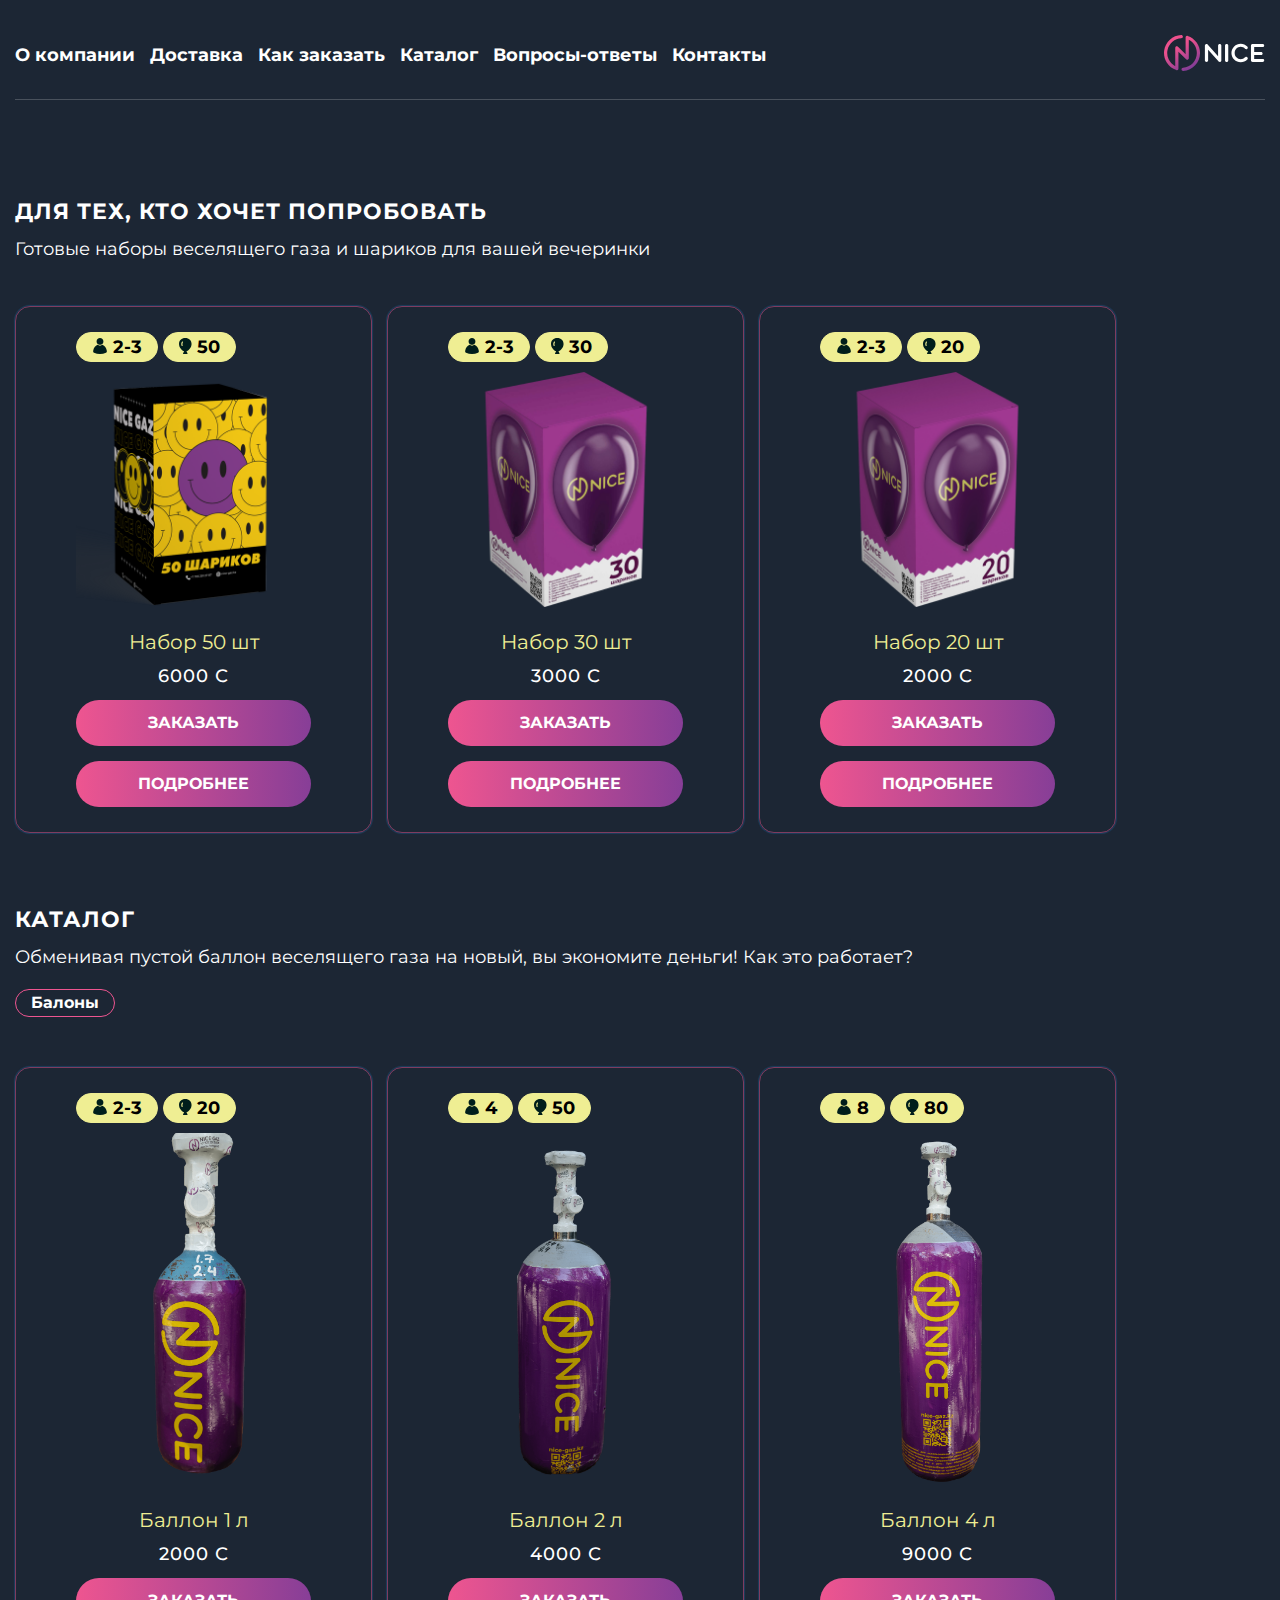
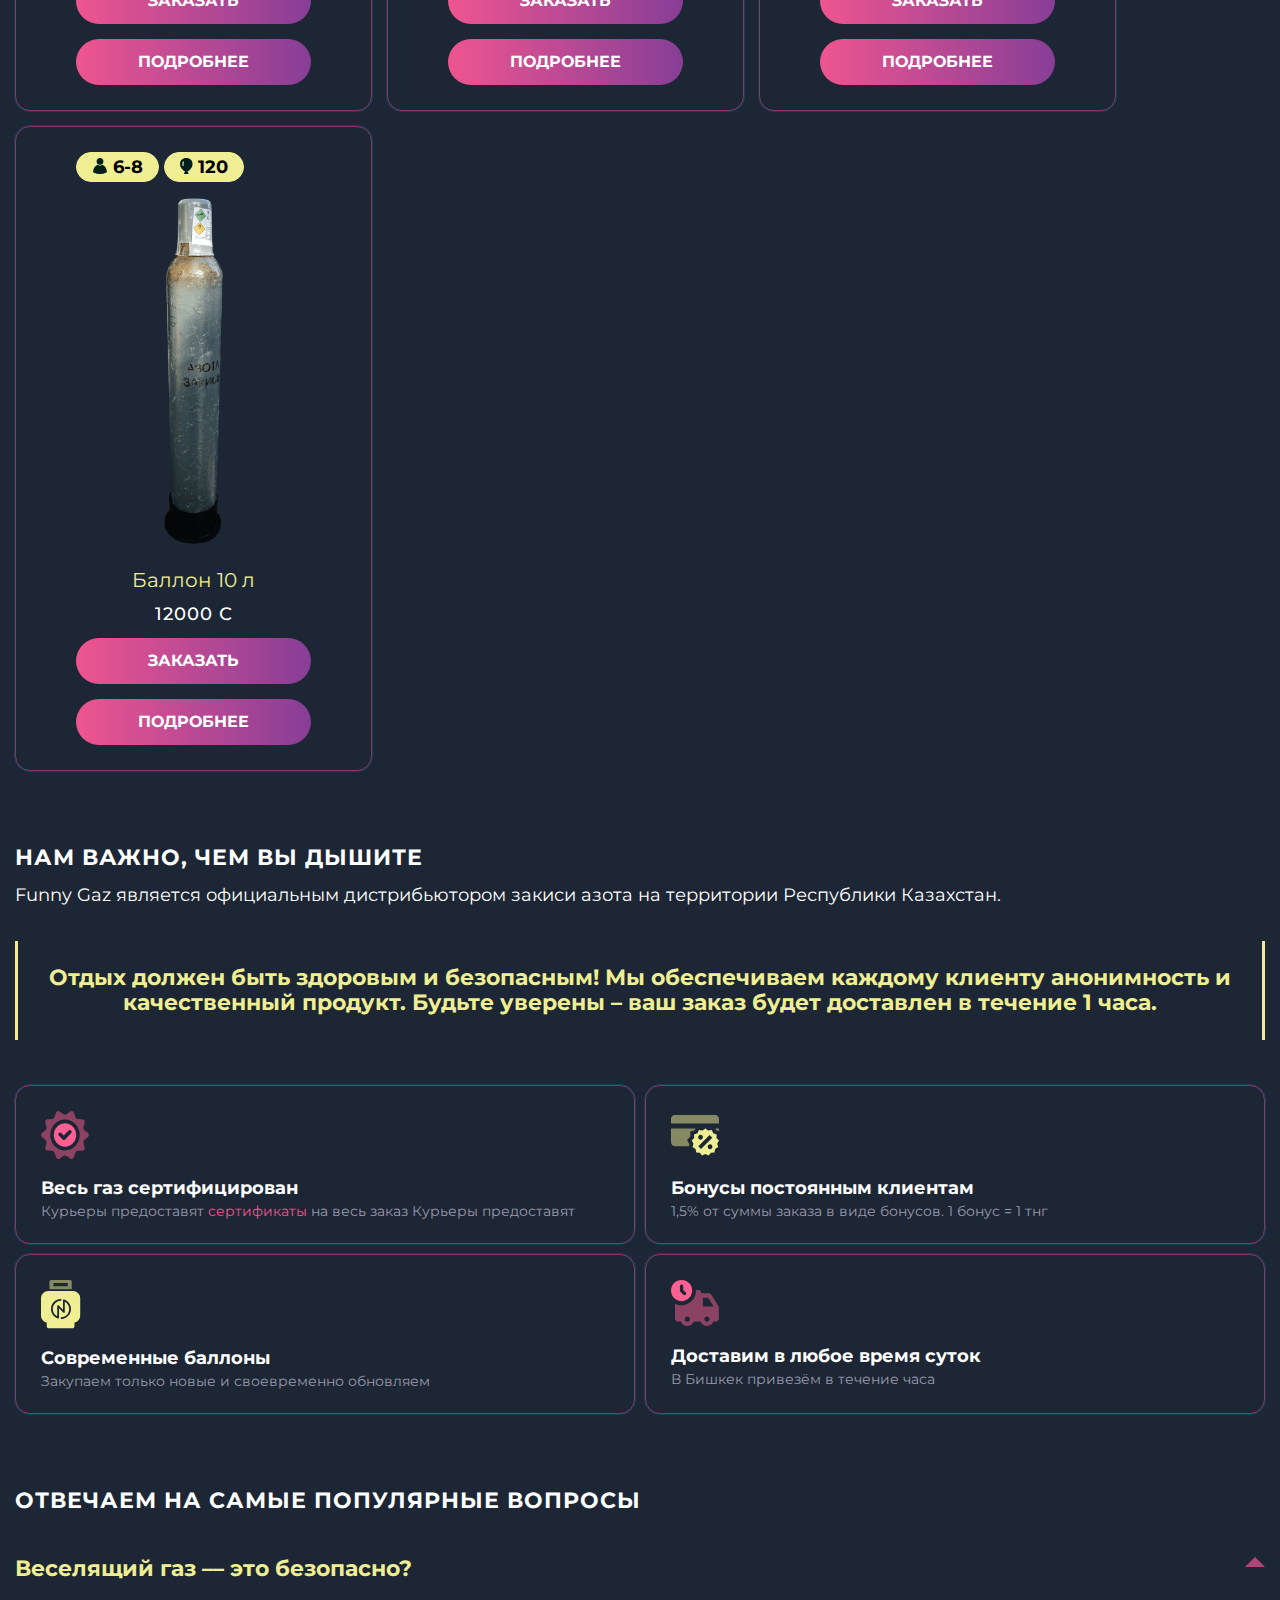
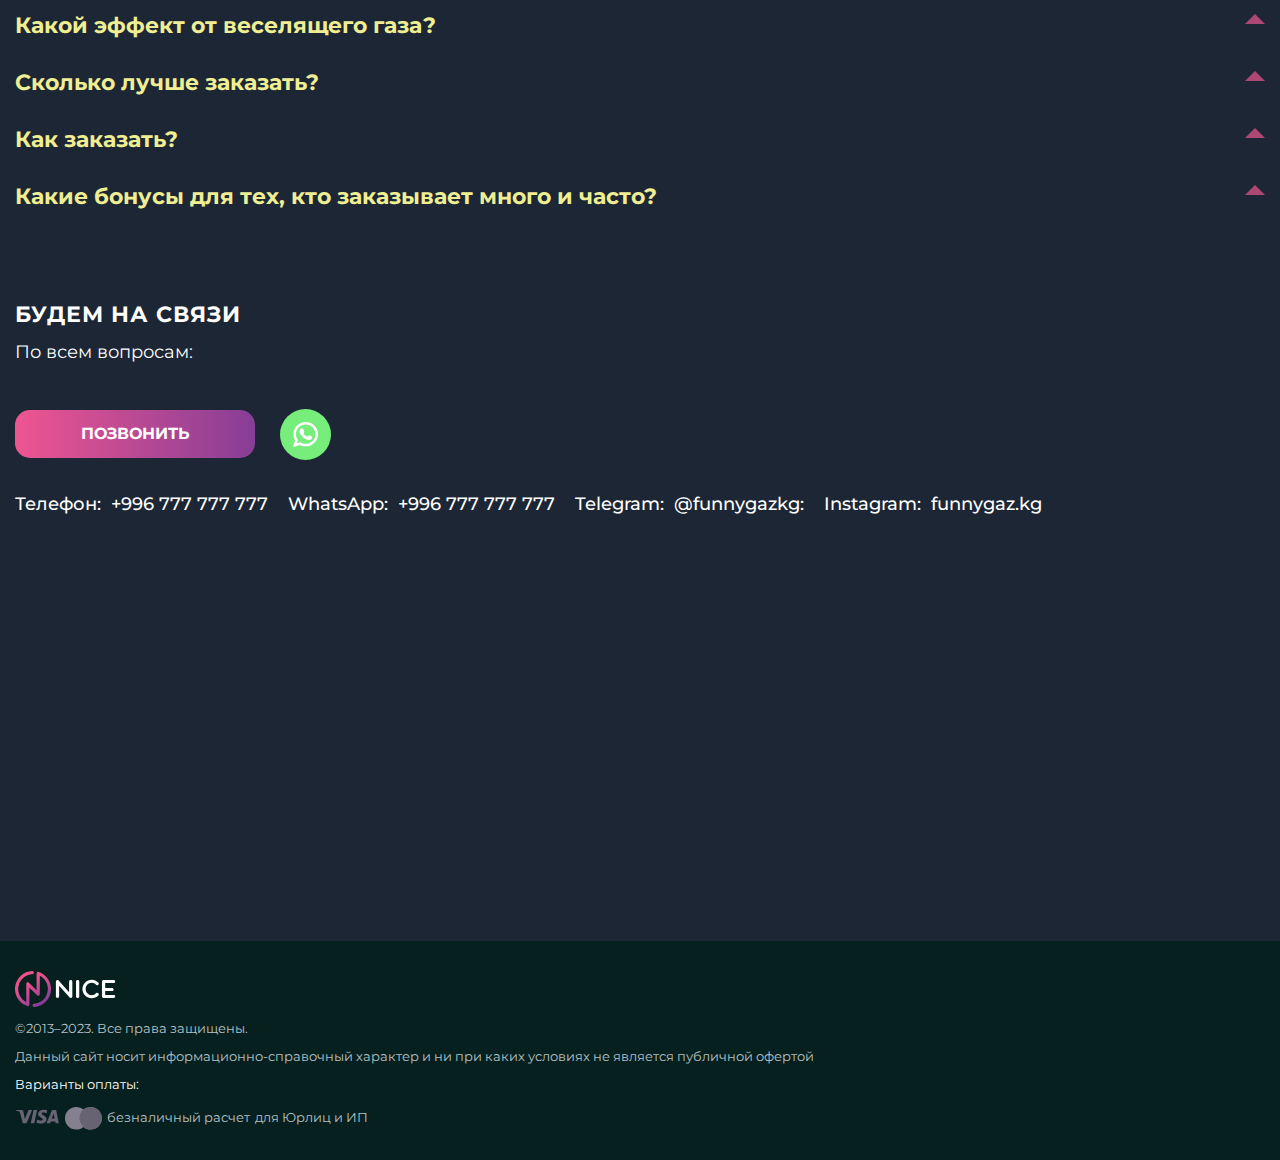
<file: index.html>
<!DOCTYPE html>
<html lang="en">

<head>
    <meta charset="UTF-8">
    <meta name="viewport" content="width=device-width, initial-scale=1.0">
    <link rel="shortcut icon" href="img/logo.svg" type="image/png">
    <link rel="stylesheet" href="css/reset.css">
    <link rel="stylesheet" href="css/base.css">
    <link rel="stylesheet" href="css/style.css">
    <link rel="stylesheet" href="css/media.css">
    <title> Главная страница | Funny Gaz </title>
</head>

<body>
    <div class="root">
        <header class="header" id="top">
            <div class="header__inner">
                <div class="container">
                    <div class="header__wrapper">
                        <div class="header__top">
                            <div class="burger">
                                <span class="burger__first"></span>
                                <span class="burger__second"></span>
                                <span class="burger__third"></span>
                            </div>
                            <nav class="nav">
                                <ul class="header__nav">
                                    <li class="header__item"> <a href="./about.html" class="header__item-link">О компании</a></li>
                                    <li class="header__item"> <a href="./delivery.html" class="header__item-link">Доставка</a></li>
                                    <li class="header__item"> <a href="./order.html" class="header__item-link">Как заказать</a></li>
                                    <li class="header__item"> <a href="#catalog" class="header__item-link">Каталог</a></li>

                                    <li class="header__item"> <a href="#answers" class="header__item-link">Вопросы-ответы</a></li>
                                    <li class="header__item"> <a href="#tel" class="header__item-link">Контакты</a></li>

                                </ul>
                            </nav>
                            <div class="logo">
                                <a href="#"><img src="./img/logo.svg" alt="Logo"></a>
                            </div>
                        </div>
                    </div>
                </div>
            </div>
        </header>
        <main class="main">
            <section class="favorite">
                <div class="container">
                    <div class="section__info">
                        <h3 class="favorite__title section__title">
                            Для тех, кто хочет попробовать
                        </h3>
                        <h4 class="favorite__subtitle section__subtitle">Готовые наборы веселящего газа и шариков для
                            вашей
                            вечеринки</h4>
                    </div>
                    <div class="favorite__inner catalog-inner">

                        <div class="favorite__item catalog-item">
                            <div class="catalog-item-decor">
                                <div class="decor__item"> <img src="./img/person.svg" alt="How person"> 2-3</div>
                                <div class="decor__item"> <img src="./img/baloon.svg" alt="How baloon"> 50</div>
                            </div>
                            <div class="favorite__item-img catalog-item-img">
                                <img src="./img/product1.png" alt="">
                            </div>
                            <div class="favorite__item-info catalog-item-info">
                                <div class="favorite__item-count catalog-item-count">Набор 50 шт</div>
                                <div class="favorite__item-price catalog-item-price">6000 С</div>
                                <a href="#tel2" class="catalog-item-order catalog-item-btn"> Заказать</a>
                                <a href="./item.html" class="catalog-item-more catalog-item-btn"> Подробнее</a>
                            </div>
                        </div>
                        <div class="favorite__item catalog-item">
                            <div class="catalog-item-decor">
                                <div class="decor__item"> <img src="./img/person.svg" alt="How person"> 2-3</div>
                                <div class="decor__item"> <img src="./img/baloon.svg" alt="How baloon"> 30</div>
                            </div>
                            <div class="favorite__item-img catalog-item-img">
                                <img src="./img/product3.png" alt="">
                            </div>
                            <div class="favorite__item-info catalog-item-info">
                                <div class="favorite__item-count catalog-item-count">Набор 30 шт</div>
                                <div class="favorite__item-price catalog-item-price">3000 С</div>
                                <a href="#tel2" class="catalog-item-order catalog-item-btn"> Заказать</a>
                                <a href="./item.html" class="catalog-item-more catalog-item-btn"> Подробнее</a>
                            </div>
                        </div>
                        <div class="favorite__item catalog-item">
                            <div class="catalog-item-decor">
                                <div class="decor__item"> <img src="./img/person.svg" alt="How person"> 2-3</div>
                                <div class="decor__item"> <img src="./img/baloon.svg" alt="How baloon"> 20</div>
                            </div>
                            <div class="favorite__item-img catalog-item-img">
                                <img src="./img/product2.png" alt="">
                            </div>
                            <div class="favorite__item-info catalog-item-info">
                                <div class="favorite__item-count catalog-item-count">Набор 20 шт</div>
                                <div class="favorite__item-price catalog-item-price">2000 С</div>
                                <a href="#tel2" class="catalog-item-order catalog-item-btn">Заказать</a>
                                <a href="./item.html" class="catalog-item-more catalog-item-btn">Подробнее</a>
                            </div>
                        </div>
                    </div>
                </div>
            </section>
            
            <section class="catalog" id="catalog">
                <div class="container">
                    <div class="section__info">
                        <h3 class="catalog__title section__title">
                            Каталог
                        </h3>
                        <h4 class="catalog__subtitle section__subtitle">Обменивая пустой баллон веселящего газа на
                            новый, вы
                            экономите деньги! Как это работает?</h4>
                        <div class="baloon__btn">
                            Балоны
                        </div>
                    </div>
                    <div class="catalog__inner catalog-inner">
                        <div class="catalog__item catalog-item">
                            <div class="catalog-item-decor">
                                <div class="decor__item"> <img src="./img/person.svg" alt="How person"> 2-3</div>
                                <div class="decor__item"> <img src="./img/baloon.svg" alt="How baloon"> 20</div>
                            </div>
                            <div class="catalog__item-img catalog-item-img">
                                <img src="./img/gaz1.png" alt="">
                            </div>
                            <div class="catalog__item-info catalog-item-info">
                                <div class="catalog__item-count catalog-item-count">Баллон 1 л</div>
                                <div class="catalog__item-price catalog-item-price">2000 С</div>
                                <a href="#tel2" class="catalog-item-order catalog-item-btn">Заказать</a>
                                <a href="./item.html" class="catalog-item-more catalog-item-btn">Подробнее</a>
                            </div>
                        </div>
                        <div class="catalog__item catalog-item">
                            <div class="catalog-item-decor">
                                <div class="decor__item"> <img src="./img/person.svg" alt="How person"> 4</div>
                                <div class="decor__item"> <img src="./img/baloon.svg" alt="How baloon"> 50</div>
                            </div>
                            <div class="catalog__item-img catalog-item-img">
                                <img src="./img/gaz2.png" alt="">
                            </div>
                            <div class="catalog__item-info catalog-item-info">
                                <div class="catalog__item-count catalog-item-count">Баллон 2 л</div>
                                <div class="catalog__item-price catalog-item-price">4000 С</div>
                                <a href="#tel2" class="catalog-item-order catalog-item-btn">Заказать</a>
                                <a href="./item.html" class="catalog-item-more catalog-item-btn">Подробнее</a>
                            </div>
                        </div>
                        <div class="catalog__item catalog-item">
                            <div class="catalog-item-decor">
                                <div class="decor__item"> <img src="./img/person.svg" alt="How person"> 8</div>
                                <div class="decor__item"> <img src="./img/baloon.svg" alt="How baloon"> 80</div>
                            </div>
                            <div class="catalog__item-img catalog-item-img">
                                <img src="./img/gaz3.png" alt="">
                            </div>
                            <div class="catalog__item-info catalog-item-info">
                                <div class="catalog__item-count catalog-item-count">Баллон 4 л</div>
                                <div class="catalog__item-price catalog-item-price">9000 С</div>
                                <a href="#tel2" class="catalog-item-order catalog-item-btn">Заказать</a>
                                <a href="./item.html" class="catalog-item-more catalog-item-btn">Подробнее</a>
                            </div>
                        </div>
                        <div class="catalog__item catalog-item">
                            <div class="catalog-item-decor">
                                <div class="decor__item"> <img src="./img/person.svg" alt="How person"> 6-8</div>
                                <div class="decor__item"> <img src="./img/baloon.svg" alt="How baloon"> 120</div>
                            </div>
                            <div class="catalog__item-img catalog-item-img">
                                <img src="./img/gaz4.png" alt="">
                            </div>
                            <div class="catalog__item-info catalog-item-info">
                                <div class="catalog__item-count catalog-item-count">Баллон 10 л</div>
                                <div class="catalog__item-price catalog-item-price">12000 С</div>
                                <a href="#tel2" class="catalog-item-order catalog-item-btn">Заказать</a>
                                <a href="./item.html" class="catalog-item-more catalog-item-btn">Подробнее</a>
                            </div>
                        </div>
                    </div>
                </div>
            </section>
            
            <section class="info">
                <div class="container">
                    <div class="section__info">
                        <h3 class="info__title section__title">
                            Нам важно, чем вы дышите
                        </h3>
                        <h4 class="info__subtitle section__subtitle">Funny Gaz является официальным дистрибьютором
                            закиси азота на территории Республики Казахстан.</h4>

                        <h3 class="info__decor">
                            Отдых должен быть здоровым и безопасным! Мы обеспечиваем каждому клиенту анонимность и
                            качественный продукт. Будьте уверены – ваш заказ будет доставлен в течение 1 часа.
                        </h3>
                    </div>
                    <div class="info__inner">
                        <div class="info__item">
                            <div class="info__item-img">
                                <img src="./img/verification.svg" alt="verification">
                            </div>
                            <h5 class="info__item-title">Весь газ сертифицирован</h5>
                            <p class="info__item-subtitle">Курьеры предоставят <a class="link-decor">сертификаты</a> на
                                весь заказ Курьеры предоставят</p>
                        </div>
                        <div class="info__item">
                            <div class="info__item-img">
                                <img src="./img/mark.svg" alt="mark">
                            </div>
                            <h5 class="info__item-title">Бонусы постоянным клиентам </h5>
                            <p class="info__item-subtitle"> 1,5% от суммы заказа в виде бонусов. 1 бонус = 1 тнг </p>
                        </div>
                        <div class="info__item">
                            <div class="info__item-img">
                                <img src="./img/newbaloon.svg" alt="baloon">
                            </div>
                            <h5 class="info__item-title">Современные баллоны</h5>
                            <p class="info__item-subtitle">Закупаем только новые и своевременно обновляем</p>
                        </div>
                        <div class="info__item">
                            <div class="info__item-img">
                                <img src="./img/delivery.svg" alt="delivery">
                            </div>
                            <h5 class="info__item-title">Доставим в любое время суток</h5>
                            <p class="info__item-subtitle">В Бишкек привезём в течение часа</p>
                        </div>
                    </div>
                </div>
            </section>
            
            <section class="question" id="answers">
                <div class="container">
                    <div class="section__info">
                        <h3 class="info__title section__title">
                            Отвечаем на самые популярные вопросы
                        </h3>
                    </div>
                    <div class="question__inner">
                        <div class="question__item">
                            <div class="question__item-title">
                                Веселящий газ –– это безопасно?
                            </div>
                            <p class="question__item-answer">
                                Веселящий газ (закись азота) - является газом без характерного цвета с приятным
                                сладковатым запахом, и имеет химическую формулу N2O. Сам газ не является горючим,
                                поэтому полностью безопасен даже в случае утечки из баллона, хотя это происходит крайне
                                редко. Компания Nice Gaz рекомендует заказывать Веселящий газ только у официальных
                                поставщиков и партнеров. Применение оксида азота (N2O) является безопасным - используя
                                его в умеренных дозах. В настоящее время нет исследований и доказательств, которые
                                говорят о том, что применение закиси азота вредит здоровью человека. В любом случае,
                                всегда нужно знать меру. Поэтому, заказывая веселящий газ у нас - наши менеджеры
                                обязательно вас проинструктируют и подберут тот объем, который идеально подойдет для
                                вашей вечеринки и нужного количества человек. Рекомендуемая норма –– не более 100
                                шариков-кумариков в сутки на человека.
                            </p>
                        </div>
                        <div class="question__item">
                            <div class="question__item-title">
                                <span>Какой эффект от веселящего газа?</span>
                            </div>
                            <p class="question__item-answer">
                                Веселящий газ вызывает состояние эйфории, сравнимая с эффектом алкогольного опьянения.
                                Краски мира становятся ярче, а звуки становятся громче и интереснее. Закись азота
                                обладает расслабляющих эффектом. При этом наблюдается раскрепощенность, желание общаться
                                с противоположным полом, радоваться жизни и смеяться. Эффект является кратковременным и
                                длится не более полутора минут после одного шарика. Через 15 минут эффект полностью
                                проходит и не оставляет следов применения. Именно поэтому клиенты выбирает газ - как
                                альтернативу алкоголю. Настоятельно не рекомендуем садиться за руль транспортного
                                средства под действием веселящего газа!
                            </p>
                        </div>
                        <div class="question__item">
                            <div class="question__item-title">
                                <span>Сколько лучше заказать?</span> 
                            </div>
                            <p class="question__item-answer">
                                Funny Gaz разработала специальную линейку баллонов, которые вы можете найти в каталоге.
                                Выбирая товар из нашего каталога - рекомендуем обращать внимание на количество человек и
                                шаров, указанных в карточке товара. Если вы сомневаетесь - наши менеджеры всегда
                                подскажут Вам нужный объем для вашей компании.
                            </p>
                        </div>
                        <div class="question__item">
                            <div class="question__item-title">
                                <span>Как заказать?</span>
                            </div>
                            <p class="question__item-answer">
                                Заказать закись азота очень просто! Выбирайте баллон из каталога, оформляйте заявку и
                                менеджер свяжется с Вами в течение 5 минут!
                            </p>
                        </div>
                        <div class="question__item">
                            <div class="question__item-title">
                                <span>Какие бонусы для тех, кто заказывает много и часто?</span> 
                            </div>
                            <p class="question__item-answer">
                                У нас существует бонусная система: С каждого заказа вам начисляется 1,5% в виде бонусов.
                                1 бонус = 1 тенге. Вы можете как копить бонусы, так и списывать их при следующем заказе!
                            </p>
                        </div>
                    </div>
                </div>
            </section>
            
            <section class="contacts">
                <div class="container">
                    <div class="section__info">
                        <h3 id="tel2" class="info__title section__title">
                            Будем на связи
                        </h3>
                        <h4 class="info__subtitle section__subtitle">
                            По всем вопросам:
                        </h4>
                    </div>
                    <div id="telmove" class="main__contacts">
                        <a  class="tl" href="tel:996777777777">
                            <div id="tel" class="catalog-item-more">Позвонить</div>
                        </a>
                        <a target="_blank" href="https://wa.me/996777777777" class="wh">
                            <div id="whatsapp"><img src="./img/whatsapp.svg" alt=""></div>
                        </a>
                    </div>
                    <div class="contacts__inner">
                        <div class="contacts__item">
                            <a class="contacts__item-link" href="tel:996777777777">
                                <div class="contacts__item-icon">
                                    Телефон:
                                </div>
                                <div class="contacts__item-info">
                                    +996 777 777 777
                                </div>
                            </a>
                        </div>
                        <div class="contacts__item">
                            <a class="contacts__item-link" href="https://wa.me/996777777777" target="_blank">
                                <div class="contacts__item-icon">
                                    WhatsApp:
                                </div>
                                <div class="contacts__item-info">
                                    +996 777 777 777
                                </div>
                            </a>
                        </div>
                        <div class="contacts__item">
                            <a class="contacts__item-link" href="https://t.me/kg1winkanal" target="_blank">
                                <div class="contacts__item-icon">
                                    Telegram:
                                </div>
                                <div class="contacts__item-info">
                                    @funnygazkg:
                                </div>
                            </a>
                        </div>
                        <div class="contacts__item">
                            <a class="contacts__item-link" href="https://www.instagram.com/" target="_blank">
                                <div class="contacts__item-icon">
                                    Instagram:
                                </div>
                                <div class="contacts__item-info">
                                    funnygaz.kg
                                </div>
                            </a>
                        </div>
                    </div>
                </div>
            </section>
            
            <section class="map">
                <div class="container">
                    <div class="map__inner">
                        <div class="map__item">
                            <iframe
                                src="https://yandex.ru/map-widget/v1/?um=constructor%3A4e78128ace90075294a26deb59db0f5ffe9b7ab870f2d648042ab1a5b00673ed&amp;source=constructor"
                                width="100%" height="300" frameborder="0"></iframe>
                        </div>
                    </div>
                </div>
            </section>
        </main>
        <footer class="footer">
            <div class="footer__inner">
                <div class="container">
                    <div class="footer__wrapper">
                        <div class="first__block">
                            <div class="footer__logo">
                                <a href="#top"><img src="./img/logo.svg" alt="Logo"></a>
                            </div>
                            <div class="footer__zone">
                                ©2013–2023. Все права защищены.
                            </div>
                            <div class="footer__info">
                                Данный сайт носит информационно-справочный характер и ни при каких условиях не является
                                публичной офертой
                            </div>
                            <div class="footer__paymant">
                                <div class="paymant__text">Варианты оплаты:</div>
                                <div class="paymant__inner">
                                    <li class="paymant__item">
                                        <img src="./img/visa-logo.svg" alt="">
                                    </li>
                                    <li class="paymant__item">
                                        <img src="./img/Mastercard.svg" alt="">
                                    </li>
                                    <li class="paymant__item-decor">безналичный расчет</li>
                                    <li class="paymant__item-decor">для Юрлиц и ИП</li>
                                </div>
                            </div>
                        </div>
                    </div>
                </div>
            </div>
        </footer> 
    </div>
    <script src="./js/index.js"></script>
</body>

</html>
</file>
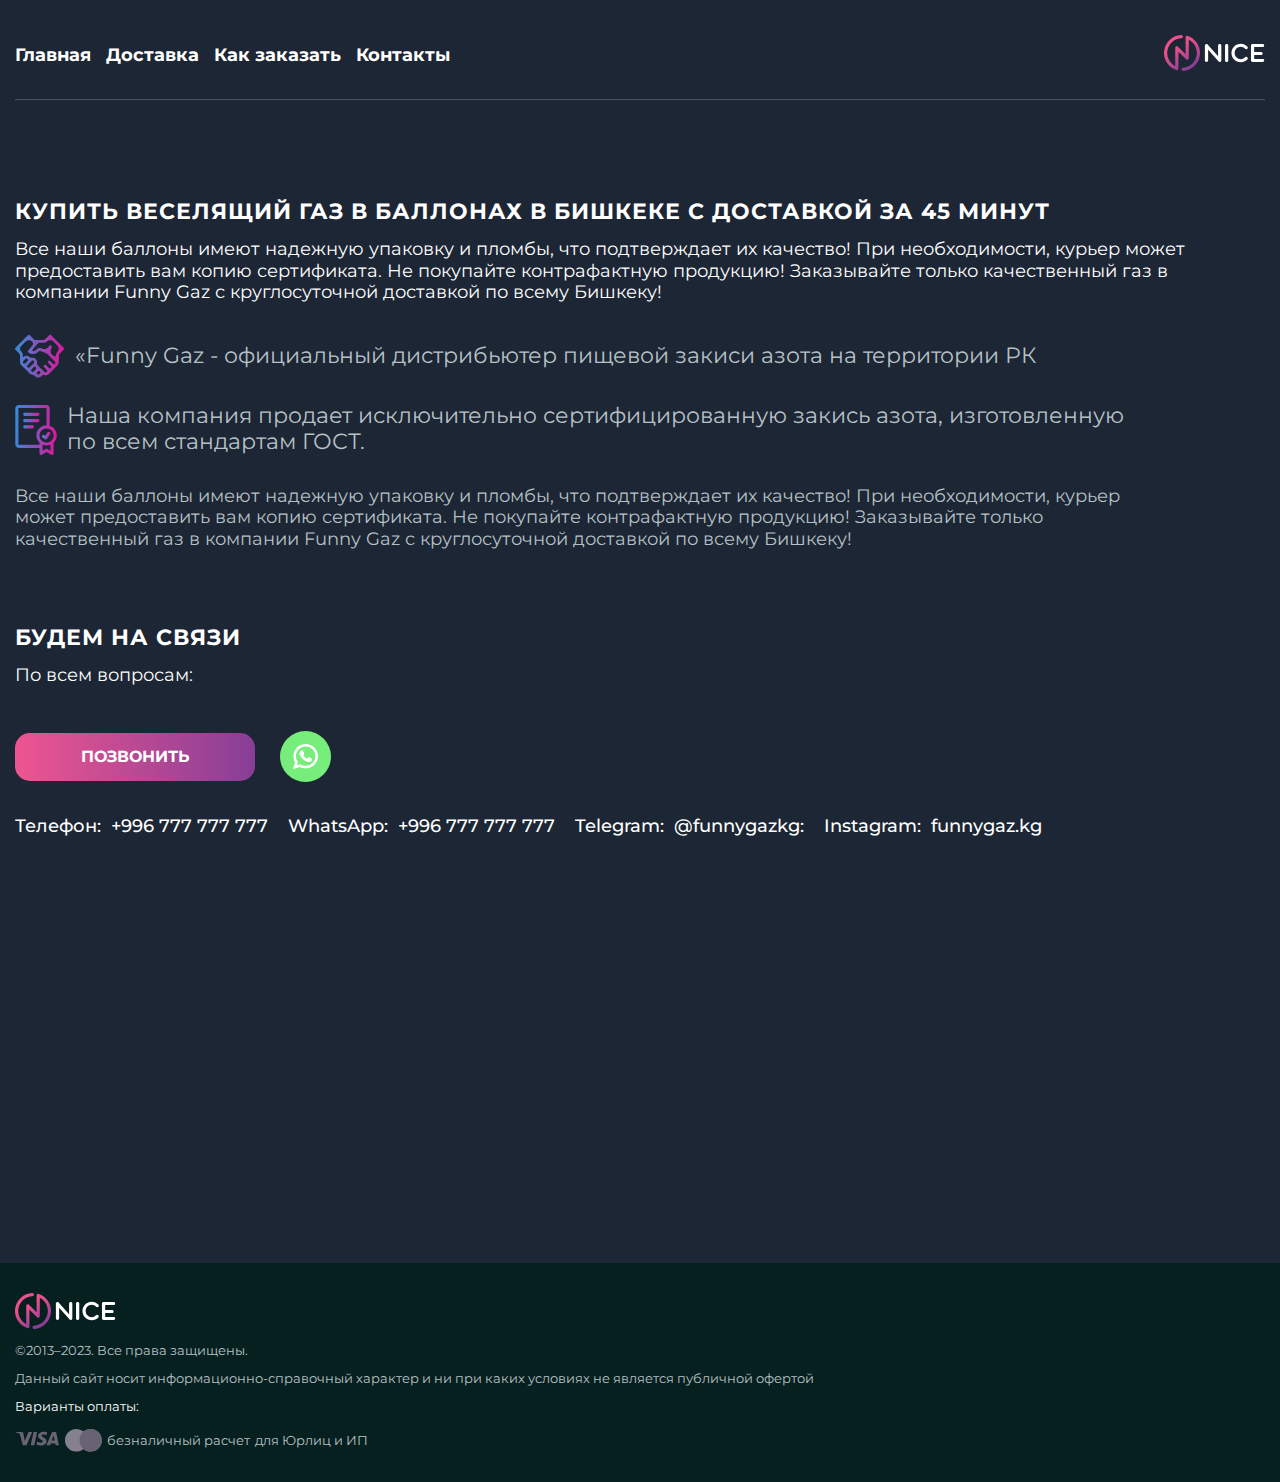
<file: about.html>
<!DOCTYPE html>
<html lang="en">

<head>
    <meta charset="UTF-8">
    <meta name="viewport" content="width=device-width, initial-scale=1.0">
    <link rel="shortcut icon" href="img/logo.svg" type="image/png">
    <link rel="stylesheet" href="css/reset.css">
    <link rel="stylesheet" href="css/base.css">
    <link rel="stylesheet" href="css/style.css">
    <link rel="stylesheet" href="css/media.css">
    <title> О нас | Funny Gaz </title>
</head>

<body>
    <div class="root">
        <header class="header" id="top">
            <div class="header__inner">
                <div class="container">
                    <div class="header__wrapper">
                        <div class="header__top">
                            <div class="burger">
                                <span class="burger__first"></span>
                                <span class="burger__second"></span>
                                <span class="burger__third"></span>
                            </div>
                            <nav class="nav">
                                <ul class="header__nav">
                                    <li class="header__item"> <a href="./index.html" class="header__item-link">Главная</a></li>
                                    <li class="header__item"> <a href="./delivery.html" class="header__item-link">Доставка</a></li>
                                    <li class="header__item"> <a href="./order.html" class="header__item-link">Как заказать</a></li>
                                    <li class="header__item"> <a href="#tel" class="header__item-link">Контакты</a></li>
                                    
                                </ul>
                            </nav>
                            <div class="logo">
                                <a href="#"><img src="./img/logo.svg" alt="Logo"></a>
                            </div>
                        </div>
                    </div>
                </div>
            </div>
        </header>
        <main class="main">
            <section class="guarantee">
                <div class="container">
                    <div class="section__info">
                        <h3 class="catalog__title section__title">
                            КУПИТЬ ВЕСЕЛЯЩИЙ ГАЗ В БАЛЛОНАХ В БИШКЕКЕ С ДОСТАВКОЙ ЗА 45 МИНУТ
                        </h3>
                        <h4 class="catalog__subtitle section__subtitle">Все наши баллоны имеют надежную упаковку и пломбы, что подтверждает их качество! При необходимости, курьер может предоставить вам копию сертификата. Не покупайте контрафактную продукцию! Заказывайте только качественный газ в компании Funny Gaz с круглосуточной доставкой по всему Бишкеку!</h4>

                        <div class="guarantee__inner">
                            <div class="guarantee__item">
                                <div class="guarantee__item-img">
                                    <img src="./img/hands.svg" alt="Hands">
                                </div>
                                <p class="guarantee__item-text">
                                    «Funny Gaz - официальный дистрибьютер пищевой закиси азота на территории РК
                                </p>
                            </div>
                            <div class="guarantee__item">
                                <div class="guarantee__item-img">
                                    <img src="./img/docxs.svg" alt="Docs">
                                </div>
                                <p class="guarantee__item-text">
                                    Наша компания продает исключительно сертифицированную закись азота, изготовленную по всем стандартам ГОСТ.
                                </p>
                            </div>
                        </div>
                        <p  class="guarantee__info">Все наши баллоны имеют надежную упаковку и пломбы, что подтверждает их качество! При необходимости, курьер может предоставить вам копию сертификата. Не покупайте контрафактную продукцию! Заказывайте только качественный газ в компании Funny Gaz с круглосуточной доставкой по всему Бишкеку! </p>
                    </div>
                </div>
            </section>
            <section class="contacts">
                <div class="container">
                    <div class="section__info">
                        <h3 class="info__title section__title">
                            Будем на связи
                        </h3>
                        <h4 class="info__subtitle section__subtitle">
                            По всем вопросам:
                        </h4>
                    </div>
                    <div id="telmove" class="main__contacts">
                        <a  class="tl" href="tel:996777777777">
                            <div id="tel" class="catalog-item-more">Позвонить</div>
                        </a>
                        <a target="_blank" href="https://wa.me/996777777777" class="wh">
                            <div id="whatsapp"><img src="./img/whatsapp.svg" alt=""></div>
                        </a>
                    </div>
                    <div class="contacts__inner">
                        <div class="contacts__item">
                            <a class="contacts__item-link" href="tel:996777777777">
                                <div class="contacts__item-icon">
                                    Телефон:
                                </div>
                                <div class="contacts__item-info">
                                    +996 777 777 777
                                </div>
                            </a>
                        </div>
                        <div class="contacts__item">
                            <a class="contacts__item-link" href="https://wa.me/996777777777" target="_blank">
                                <div class="contacts__item-icon">
                                    WhatsApp:
                                </div>
                                <div class="contacts__item-info">
                                    +996 777 777 777
                                </div>
                            </a>
                        </div>
                        <div class="contacts__item">
                            <a class="contacts__item-link" href="https://t.me/kg1winkanal" target="_blank">
                                <div class="contacts__item-icon">
                                    Telegram:
                                </div>
                                <div class="contacts__item-info">
                                    @funnygazkg:
                                </div>
                            </a>
                        </div>
                        <div class="contacts__item">
                            <a class="contacts__item-link" href="https://www.instagram.com/" target="_blank">
                                <div class="contacts__item-icon">
                                    Instagram:
                                </div>
                                <div class="contacts__item-info">
                                    funnygaz.kg
                                </div>
                            </a>
                        </div>
                    </div>
                </div>
            </section>
            
            <section class="map" id="map">
                <div class="container">
                    <div class="map__inner">
                        <div class="map__item">
                            <iframe
                                src="https://yandex.ru/map-widget/v1/?um=constructor%3A4e78128ace90075294a26deb59db0f5ffe9b7ab870f2d648042ab1a5b00673ed&amp;source=constructor"
                                width="100%" height="300" frameborder="0"></iframe>
                        </div>
                    </div>
                </div>
            </section>
        </main>
        <footer class="footer">
            <div class="footer__inner">
                <div class="container">
                    <div class="footer__wrapper">
                        <div class="first__block">
                            <div class="footer__logo">
                                <a href="#top"><img src="./img/logo.svg" alt="Logo"></a>
                            </div>
                            <div class="footer__zone">
                                ©2013–2023. Все права защищены.
                            </div>
                            <div class="footer__info">
                                Данный сайт носит информационно-справочный характер и ни при каких условиях не является
                                публичной офертой
                            </div>
                            <div class="footer__paymant">
                                <div class="paymant__text">Варианты оплаты:</div>
                                <div class="paymant__inner">
                                    <li class="paymant__item">
                                        <img src="./img/visa-logo.svg" alt="">
                                    </li>
                                    <li class="paymant__item">
                                        <img src="./img/Mastercard.svg" alt="">
                                    </li>
                                    <li class="paymant__item-decor">безналичный расчет</li>
                                    <li class="paymant__item-decor">для Юрлиц и ИП</li>
                                </div>
                            </div>
                        </div>
                    </div>
                </div>
            </div>
        </footer> 
    </div>
    <script src="./js/index.js"></script>
</body>

</html>
</file>
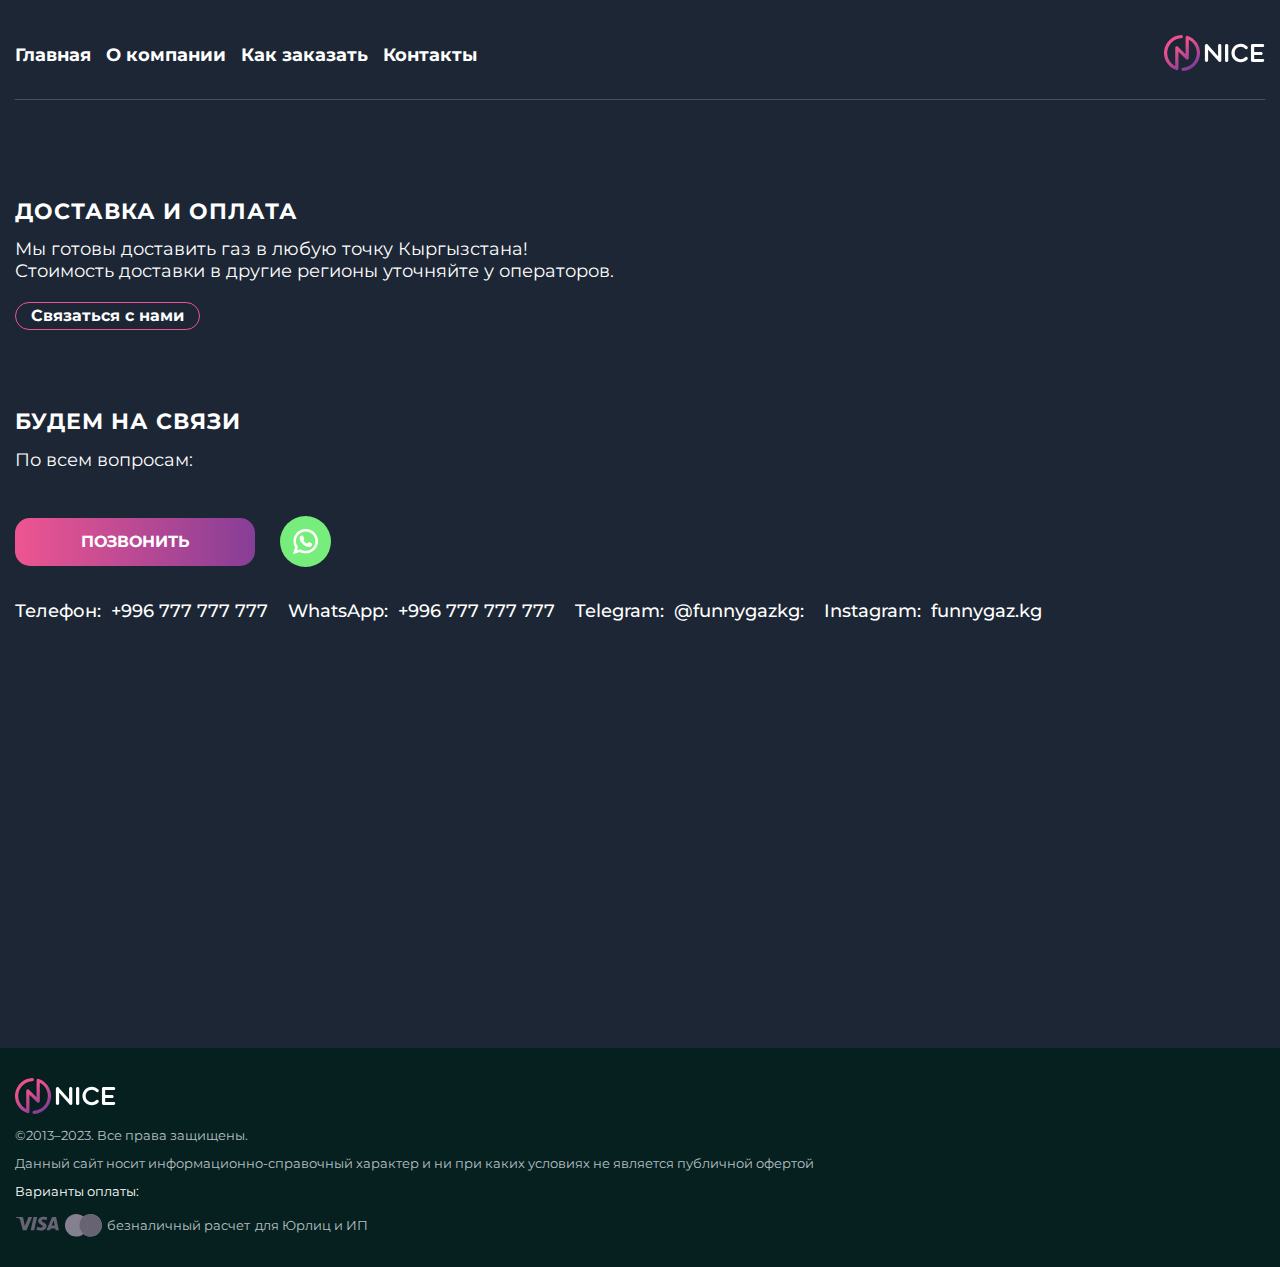
<file: delivery.html>
<!DOCTYPE html>
<html lang="en">

<head>
    <meta charset="UTF-8">
    <meta name="viewport" content="width=device-width, initial-scale=1.0">
    <link rel="shortcut icon" href="img/logo.svg" type="image/png">
    <link rel="stylesheet" href="css/reset.css">
    <link rel="stylesheet" href="css/base.css">
    <link rel="stylesheet" href="css/style.css">
    <link rel="stylesheet" href="css/media.css">
    <title> Доставка | Funny Gaz </title>
</head>

<body>
    <div class="root">
        <header class="header" id="top">
            <div class="header__inner">
                <div class="container">
                    <div class="header__wrapper">
                        <div class="header__top">
                            <div class="burger">
                                <span class="burger__first"></span>
                                <span class="burger__second"></span>
                                <span class="burger__third"></span>
                            </div>
                            <nav class="nav">
                                <ul class="header__nav">
                                    <li class="header__item"> <a href="./index.html" class="header__item-link">Главная</a></li>
                                    <li class="header__item"> <a href="./about.html" class="header__item-link">О компании</a></li>
                                    <li class="header__item"> <a href="./order.html" class="header__item-link">Как заказать</a></li>
                                    <li class="header__item"> <a href="#tel" class="header__item-link">Контакты</a></li>

                                </ul>
                            </nav>
                            <div class="logo">
                                <a href="#"><img src="./img/logo.svg" alt="Logo"></a>
                            </div>
                        </div>
                    </div>
                </div>
            </div>
        </header>
        <main class="main">
            <section class="delivery">
                <div class="container">
                    <div class="section__info">
                        <h3 class="info__title section__title">
                            ДОСТАВКА И ОПЛАТА
                        </h3>
                        <h4 class="info__subtitle section__subtitle">
                            Мы готовы доставить газ в любую точку Кыргызстана!
                            <br/>
                            Стоимость доставки в другие регионы уточняйте у операторов.
                        </h4>
                        <a href="#telmove" class="connect__btn baloon__btn">
                            Связаться с нами
                        </a>
                    </div>
                    
                </div>
            </section>
            <section class="contacts">
                <div class="container">
                    <div class="section__info">
                        <h3 class="info__title section__title">
                            Будем на связи
                        </h3>
                        <h4 class="info__subtitle section__subtitle">
                            По всем вопросам:
                        </h4>
                    </div>
                    <div id="telmove" class="main__contacts">
                        <a  class="tl" href="tel:996777777777">
                            <div id="tel" class="catalog-item-more">Позвонить</div>
                        </a>
                        <a target="_blank" href="https://wa.me/996777777777" class="wh">
                            <div id="whatsapp"><img src="./img/whatsapp.svg" alt=""></div>
                        </a>
                    </div>
                    <div class="contacts__inner">
                        <div class="contacts__item">
                            <a class="contacts__item-link" href="tel:996777777777">
                                <div class="contacts__item-icon">
                                    Телефон:
                                </div>
                                <div class="contacts__item-info">
                                    +996 777 777 777
                                </div>
                            </a>
                        </div>
                        <div class="contacts__item">
                            <a class="contacts__item-link" href="https://wa.me/996777777777" target="_blank">
                                <div class="contacts__item-icon">
                                    WhatsApp:
                                </div>
                                <div class="contacts__item-info">
                                    +996 777 777 777
                                </div>
                            </a>
                        </div>
                        <div class="contacts__item">
                            <a class="contacts__item-link" href="https://t.me/kg1winkanal" target="_blank">
                                <div class="contacts__item-icon">
                                    Telegram:
                                </div>
                                <div class="contacts__item-info">
                                    @funnygazkg:
                                </div>
                            </a>
                        </div>
                        <div class="contacts__item">
                            <a class="contacts__item-link" href="https://www.instagram.com/" target="_blank">
                                <div class="contacts__item-icon">
                                    Instagram:
                                </div>
                                <div class="contacts__item-info">
                                    funnygaz.kg
                                </div>
                            </a>
                        </div>
                    </div>
                </div>
            </section>
            
            <section class="map">
                <div class="container">
                    <div class="map__inner">
                        <div class="map__item">
                            <iframe
                                src="https://yandex.ru/map-widget/v1/?um=constructor%3A4e78128ace90075294a26deb59db0f5ffe9b7ab870f2d648042ab1a5b00673ed&amp;source=constructor"
                                width="100%" height="300" frameborder="0"></iframe>
                        </div>
                    </div>
                </div>
            </section>
        </main>
        <footer class="footer">
            <div class="footer__inner">
                <div class="container">
                    <div class="footer__wrapper">
                        <div class="first__block">
                            <div class="footer__logo">
                                <a href="#top"><img src="./img/logo.svg" alt="Logo"></a>
                            </div>
                            <div class="footer__zone">
                                ©2013–2023. Все права защищены.
                            </div>
                            <div class="footer__info">
                                Данный сайт носит информационно-справочный характер и ни при каких условиях не является
                                публичной офертой
                            </div>
                            <div class="footer__paymant">
                                <div class="paymant__text">Варианты оплаты:</div>
                                <div class="paymant__inner">
                                    <li class="paymant__item">
                                        <img src="./img/visa-logo.svg" alt="">
                                    </li>
                                    <li class="paymant__item">
                                        <img src="./img/Mastercard.svg" alt="">
                                    </li>
                                    <li class="paymant__item-decor">безналичный расчет</li>
                                    <li class="paymant__item-decor">для Юрлиц и ИП</li>
                                </div>
                            </div>
                        </div>
                    </div>
                </div>
            </div>
        </footer> 
    </div>
    <script src="./js/index.js"></script>
</body>

</html>
</file>
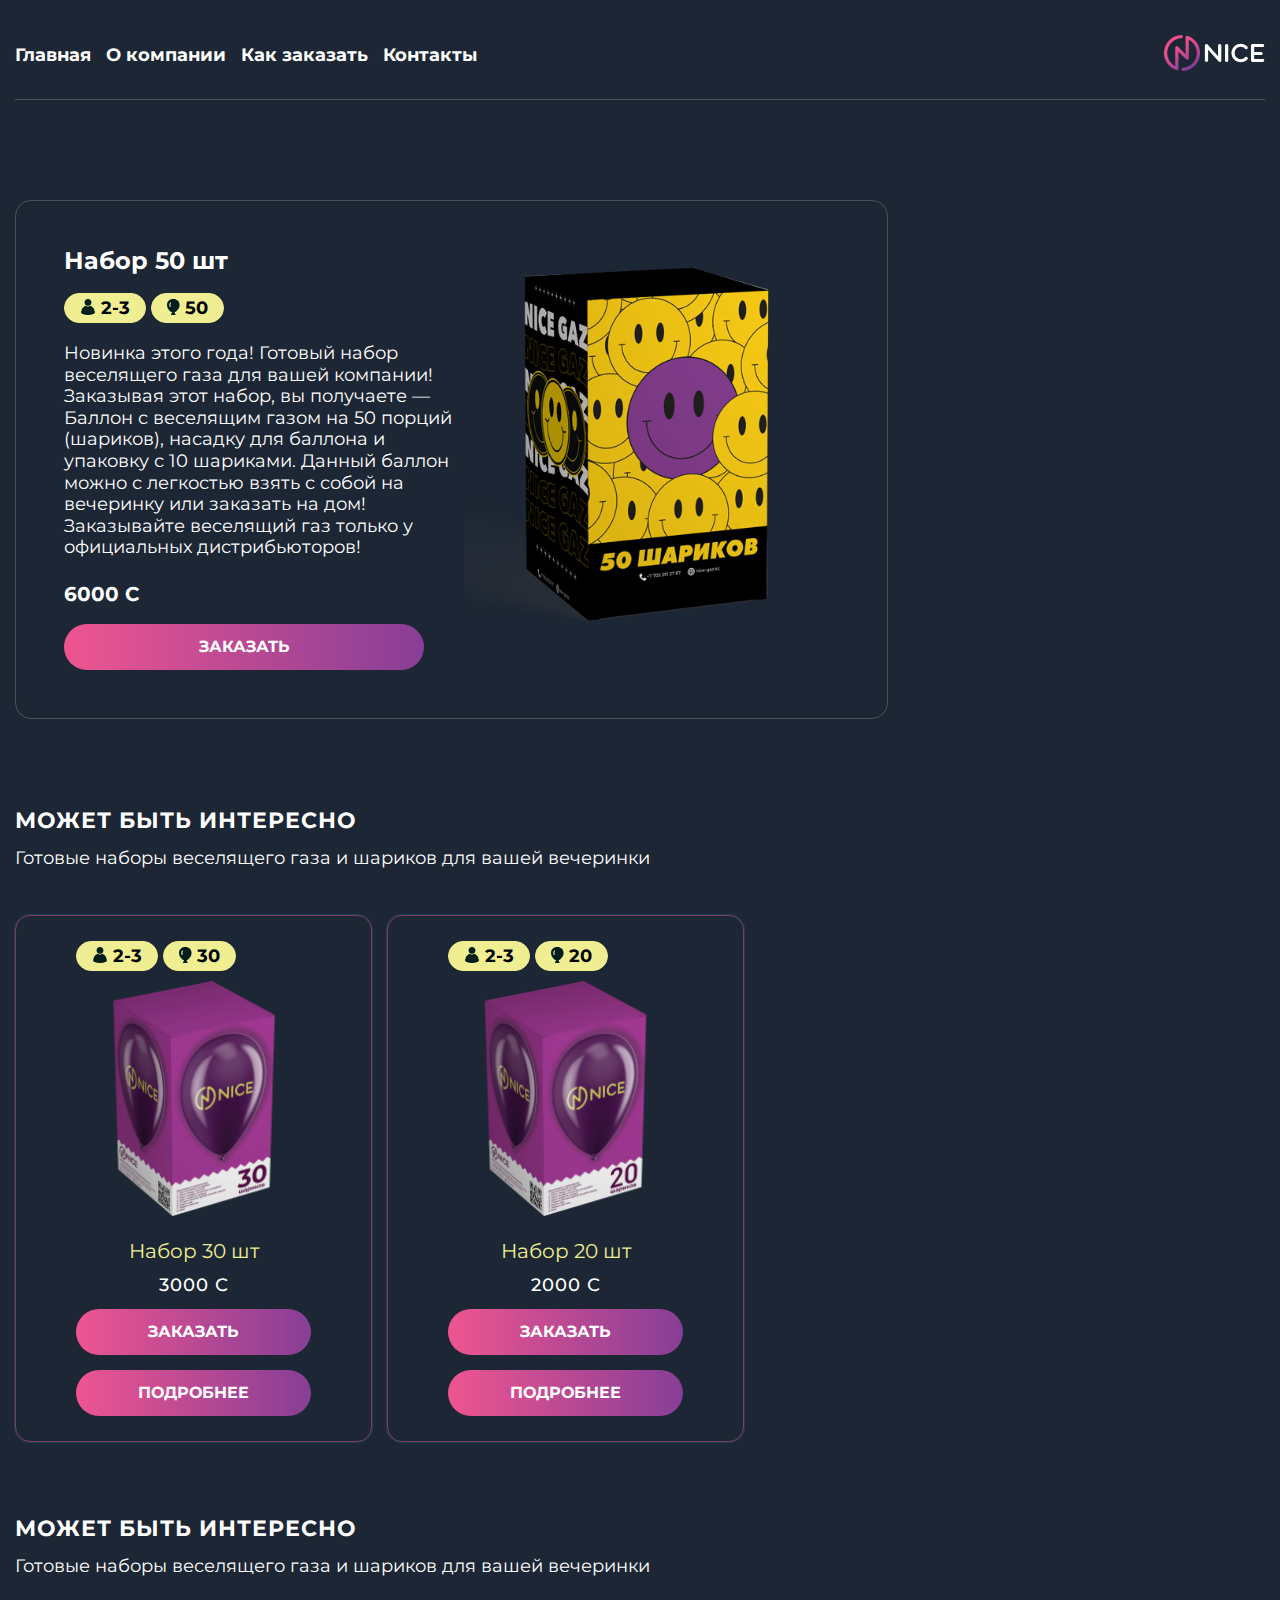
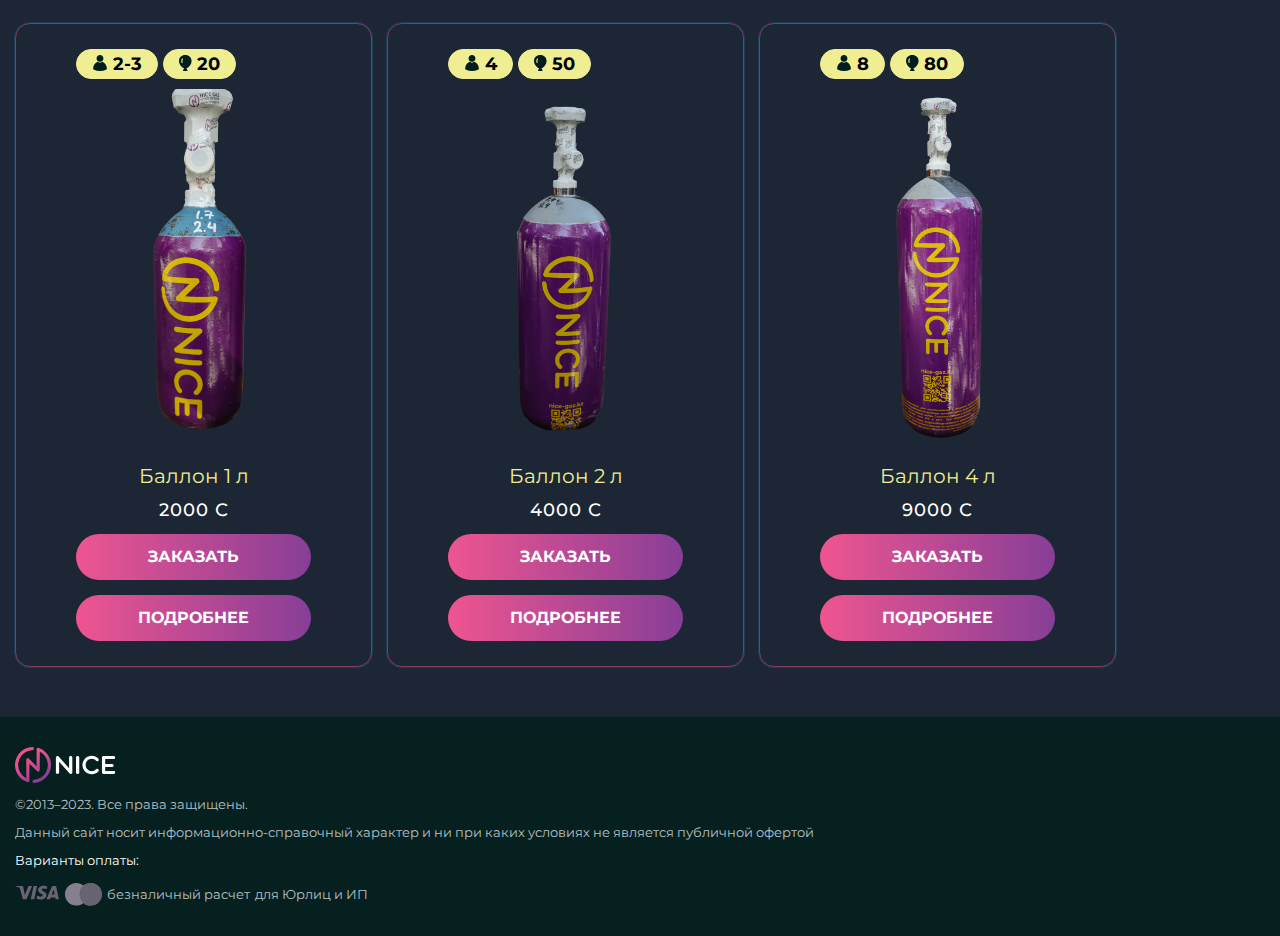
<file: item.html>
<!DOCTYPE html>
<html lang="en">

<head>
    <meta charset="UTF-8">
    <meta name="viewport" content="width=device-width, initial-scale=1.0">
    <link rel="shortcut icon" href="img/logo.svg" type="image/png">
    <link rel="stylesheet" href="css/reset.css">
    <link rel="stylesheet" href="css/base.css">
    <link rel="stylesheet" href="css/style.css">
    <link rel="stylesheet" href="css/media.css">
    <title> Доставка | Funny Gaz </title>
</head>

<body>
    <div class="root">
        <header class="header" id="top">
            <div class="header__inner">
                <div class="container">
                    <div class="header__wrapper">
                        <div class="header__top">
                            <div class="burger">
                                <span class="burger__first"></span>
                                <span class="burger__second"></span>
                                <span class="burger__third"></span>
                            </div>
                            <nav class="nav">
                                <ul class="header__nav">
                                    <li class="header__item"> <a href="./index.html"
                                            class="header__item-link">Главная</a></li>
                                    <li class="header__item"> <a href="./about.html" class="header__item-link">О
                                            компании</a></li>
                                    <li class="header__item"> <a href="./order.html" class="header__item-link">Как
                                            заказать</a></li>
                                    <li class="header__item"> <a href="#tel" class="header__item-link">Контакты</a></li>

                                </ul>
                            </nav>
                            <div class="logo">
                                <a href="#"><img src="./img/logo.svg" alt="Logo"></a>
                            </div>
                        </div>
                    </div>
                </div>
            </div>
        </header>
        <main class="main">
            <section class="item">
                <div class="container">
                    <div class="item__inner">
                        <div class="more__item">
                            <div class="more__item-info">
                                <div class="more__item-title">
                                    Набор 50 шт
                                </div>
                                <div class="catalog-item-decor">
                                    <div class="decor__item"> <img src="./img/person.svg" alt="How person"> 2-3</div>
                                    <div class="decor__item"> <img src="./img/baloon.svg" alt="How baloon"> 50</div>
                                </div>
                                <p class="more__item-subtitle">
                                    Новинка этого года!
                                    Готовый набор веселящего газа для вашей компании!

                                    Заказывая этот набор, вы получаете — Баллон с веселящим газом на 50 порций
                                    (шариков), насадку для баллона и упаковку с 10 шариками. Данный баллон можно с
                                    легкостью взять с собой на вечеринку или заказать на дом!

                                    Заказывайте веселящий газ только у официальных дистрибьюторов!
                                </p>
                                <div class="more__item-price ">6000 C</div>
                                <a href="https://wa.me/996777777777"
                                    class="more__item-btn catalog-item-order">Заказать</a>
                            </div>
                            <div class="more__item-img">
                                <img src="./img/product1.png" alt="">
                            </div>
                        </div>

                    </div>
                </div>
            </section>
            <section class="catalogs">
                <div class="container">
                    <div class="section__info">
                        <h3 class="favorite__title section__title">
                            Может быть интересно
                        </h3>
                        <h4 class="favorite__subtitle section__subtitle">Готовые наборы веселящего газа и шариков для
                            вашей вечеринки
                        </h4>
                    </div>
                    <div class="catalogs__inner catalog-inner">
                        <div class="favorite__item catalog-item">
                            <div class="catalog-item-decor">
                                <div class="decor__item"> <img src="./img/person.svg" alt="How person"> 2-3</div>
                                <div class="decor__item"> <img src="./img/baloon.svg" alt="How baloon"> 30</div>
                            </div>
                            <div class="favorite__item-img catalog-item-img">
                                <img src="./img/product3.png" alt="">
                            </div>
                            <div class="favorite__item-info catalog-item-info">
                                <div class="favorite__item-count catalog-item-count">Набор 30 шт</div>
                                <div class="favorite__item-price catalog-item-price">3000 С</div>
                                <a href="https://wa.me/996777777777" class="catalog-item-order catalog-item-btn"> Заказать</a>
                                <a href="./item.html" class="catalog-item-more catalog-item-btn"> Подробнее</a>
                            </div>
                        </div>
                        <div class="favorite__item catalog-item">
                            <div class="catalog-item-decor">
                                <div class="decor__item"> <img src="./img/person.svg" alt="How person"> 2-3</div>
                                <div class="decor__item"> <img src="./img/baloon.svg" alt="How baloon"> 20</div>
                            </div>
                            <div class="favorite__item-img catalog-item-img">
                                <img src="./img/product2.png" alt="">
                            </div>
                            <div class="favorite__item-info catalog-item-info">
                                <div class="favorite__item-count catalog-item-count">Набор 20 шт</div>
                                <div class="favorite__item-price catalog-item-price">2000 С</div>
                                <a href="https://wa.me/996777777777" class="catalog-item-order catalog-item-btn">Заказать</a>
                                <a href="./item.html" class="catalog-item-more catalog-item-btn">Подробнее</a>
                            </div>
                        </div>
                    </div>
                </div>
            </section>
            <section class="catalogs2">
                <div class="container">
                    <div class="section__info">
                        <h3 class="favorite__title section__title">
                            Может быть интересно
                        </h3>
                        <h4 class="favorite__subtitle section__subtitle">Готовые наборы веселящего газа и шариков для
                            вашей вечеринки
                        </h4>
                    </div>
                    <div class="catalogs__inner catalog-inner">
                        <div class="catalog__inner catalog-inner">
                            <div class="catalog__item catalog-item">
                                <div class="catalog-item-decor">
                                    <div class="decor__item"> <img src="./img/person.svg" alt="How person"> 2-3</div>
                                    <div class="decor__item"> <img src="./img/baloon.svg" alt="How baloon"> 20</div>
                                </div>
                                <div class="catalog__item-img catalog-item-img">
                                    <img src="./img/gaz1.png" alt="">
                                </div>
                                <div class="catalog__item-info catalog-item-info">
                                    <div class="catalog__item-count catalog-item-count">Баллон 1 л</div>
                                    <div class="catalog__item-price catalog-item-price">2000 С</div>
                                    <a href="https://wa.me/996777777777" class="catalog-item-order catalog-item-btn">Заказать</a>
                                    <a href="./item.html" class="catalog-item-more catalog-item-btn">Подробнее</a>
                                </div>
                            </div>
                            <div class="catalog__item catalog-item">
                                <div class="catalog-item-decor">
                                    <div class="decor__item"> <img src="./img/person.svg" alt="How person"> 4</div>
                                    <div class="decor__item"> <img src="./img/baloon.svg" alt="How baloon"> 50</div>
                                </div>
                                <div class="catalog__item-img catalog-item-img">
                                    <img src="./img/gaz2.png" alt="">
                                </div>
                                <div class="catalog__item-info catalog-item-info">
                                    <div class="catalog__item-count catalog-item-count">Баллон 2 л</div>
                                    <div class="catalog__item-price catalog-item-price">4000 С</div>
                                    <a href="https://wa.me/996777777777" class="catalog-item-order catalog-item-btn">Заказать</a>
                                    <a href="./item.html" class="catalog-item-more catalog-item-btn">Подробнее</a>
                                </div>
                            </div>
                            <div class="catalog__item catalog-item">
                                <div class="catalog-item-decor">
                                    <div class="decor__item"> <img src="./img/person.svg" alt="How person"> 8</div>
                                    <div class="decor__item"> <img src="./img/baloon.svg" alt="How baloon"> 80</div>
                                </div>
                                <div class="catalog__item-img catalog-item-img">
                                    <img src="./img/gaz3.png" alt="">
                                </div>
                                <div class="catalog__item-info catalog-item-info">
                                    <div class="catalog__item-count catalog-item-count">Баллон 4 л</div>
                                    <div class="catalog__item-price catalog-item-price">9000 С</div>
                                    <a href="https://wa.me/996777777777" class="catalog-item-order catalog-item-btn">Заказать</a>
                                    <a href="./item.html" class="catalog-item-more catalog-item-btn">Подробнее</a>
                                </div>
                            </div>
                        </div>
                    </div>
            </section>
        </main>
        <footer class="footer">
            <div class="footer__inner">
                <div class="container">
                    <div class="footer__wrapper">
                        <div class="first__block">
                            <div class="footer__logo">
                                <a href="#top"><img src="./img/logo.svg" alt="Logo"></a>
                            </div>
                            <div class="footer__zone">
                                ©2013–2023. Все права защищены.
                            </div>
                            <div class="footer__info">
                                Данный сайт носит информационно-справочный характер и ни при каких условиях не является
                                публичной офертой
                            </div>
                            <div class="footer__paymant">
                                <div class="paymant__text">Варианты оплаты:</div>
                                <div class="paymant__inner">
                                    <li class="paymant__item">
                                        <img src="./img/visa-logo.svg" alt="">
                                    </li>
                                    <li class="paymant__item">
                                        <img src="./img/Mastercard.svg" alt="">
                                    </li>
                                    <li class="paymant__item-decor">безналичный расчет</li>
                                    <li class="paymant__item-decor">для Юрлиц и ИП</li>
                                </div>
                            </div>
                        </div>
                    </div>
                </div>
            </div>
        </footer>
    </div>
    <script src="./js/index.js"></script>
</body>

</html>
</file>
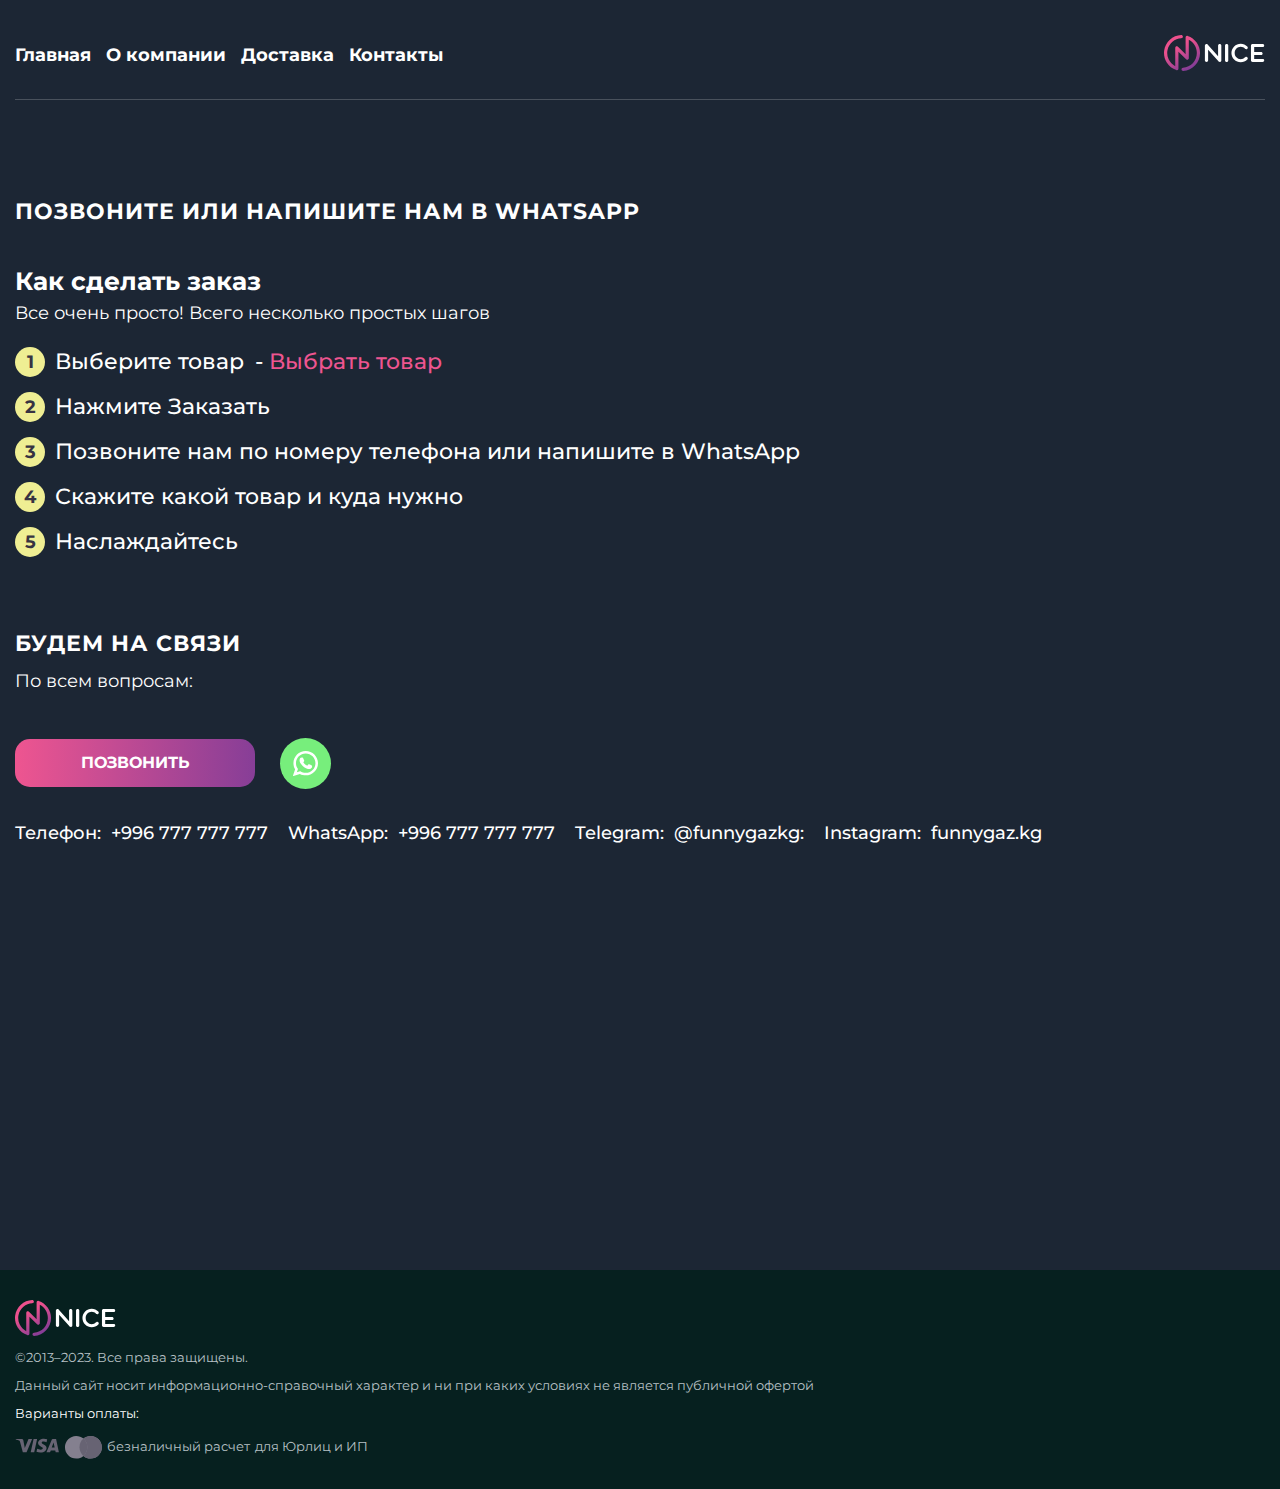
<file: order.html>
<!DOCTYPE html>
<html lang="en">

<head>
    <meta charset="UTF-8">
    <meta name="viewport" content="width=device-width, initial-scale=1.0">
    <link rel="shortcut icon" href="img/logo.svg" type="image/png">
    <link rel="stylesheet" href="css/reset.css">
    <link rel="stylesheet" href="css/base.css">
    <link rel="stylesheet" href="css/style.css">
    <link rel="stylesheet" href="css/media.css">
    <title> Доставка | Funny Gaz </title>
</head>

<body>
    <div class="root">
        <header class="header" id="top">
            <div class="header__inner">
                <div class="container">
                    <div class="header__wrapper">
                        <div class="header__top">
                            <div class="burger">
                                <span class="burger__first"></span>
                                <span class="burger__second"></span>
                                <span class="burger__third"></span>
                            </div>
                            <nav class="nav">
                                <ul class="header__nav">
                                    <li class="header__item"> <a href="./index.html" class="header__item-link">Главная</a></li>
                                    <li class="header__item"> <a href="./about.html" class="header__item-link">О компании</a></li>
                                    <li class="header__item"> <a href="./delivery.html" class="header__item-link">Доставка</a></li>
                                    <li class="header__item"> <a href="#tel" class="header__item-link">Контакты</a></li>
                                </ul>
                            </nav>
                            <div class="logo">
                                <a href="#"><img src="./img/logo.svg" alt="Logo"></a>
                            </div>
                        </div>
                    </div>
                </div>
            </div>
        </header>
        <main class="main">
            <section class="delivery">
                <div class="container">
                    <div class="section__info">
                        <h3 class="info__title section__title">
                            Позвоните или напишите нам в WhatsApp
                        </h3>
                    </div>
                    <div class="makeorder">
                        <div class="makeorder-title">
                            Как сделать заказ
                        </div>
                        <p>Все очень просто!
                            Всего несколько простых шагов</p>
                    </div>
                    <div class="delivery__inner">
                        <div class="delivery__item">
                            <div class="delivery__item-number">
                                <span>1</span>
                            </div>
                            <div class="delivery__item-text">
                                <span>Выберите товар</span> -   <a href="./index.html#catalog" class="choose link-decor">Выбрать товар</a>
                            </div>
                        </div>
                        <div class="delivery__item">
                            <div class="delivery__item-number">
                                <span>2</span>
                            </div>
                            <div class="delivery__item-text">
                                Нажмите Заказать
                            </div>
                        </div>
                        <div class="delivery__item">
                            <div class="delivery__item-number">
                                <span>3</span>
                            </div>
                            <div class="delivery__item-text">
                                Позвоните нам по номеру телефона или напишите в WhatsApp
                            </div>
                        </div>
                        <div class="delivery__item">
                            <div class="delivery__item-number">
                                <span>4</span>
                            </div>
                            <div class="delivery__item-text">
                                Скажите какой товар и куда нужно
                            </div>
                        </div>
                        <div class="delivery__item">
                            <div class="delivery__item-number">
                                <span>5</span>
                            </div>
                            <div class="delivery__item-text">
                                Наслаждайтесь
                            </div>
                        </div>
                    </div>
                </div>
            </section>
            <section class="contacts">
                <div class="container">
                    <div class="section__info">
                        <h3 class="info__title section__title">
                            Будем на связи
                        </h3>
                        <h4 class="info__subtitle section__subtitle">
                            По всем вопросам:
                        </h4>
                    </div>
                    <div id="telmove" class="main__contacts">
                        <a  class="tl" href="tel:996777777777">
                            <div id="tel" class="catalog-item-more">Позвонить</div>
                        </a>
                        <a target="_blank" href="https://wa.me/996777777777" class="wh">
                            <div id="whatsapp"><img src="./img/whatsapp.svg" alt=""></div>
                        </a>
                    </div>
                    <div class="contacts__inner">
                        <div class="contacts__item">
                            <a class="contacts__item-link" href="tel:996777777777">
                                <div class="contacts__item-icon">
                                    Телефон:
                                </div>
                                <div class="contacts__item-info">
                                    +996 777 777 777
                                </div>
                            </a>
                        </div>
                        <div class="contacts__item">
                            <a class="contacts__item-link" href="https://wa.me/996777777777" target="_blank">
                                <div class="contacts__item-icon">
                                    WhatsApp:
                                </div>
                                <div class="contacts__item-info">
                                    +996 777 777 777
                                </div>
                            </a>
                        </div>
                        <div class="contacts__item">
                            <a class="contacts__item-link" href="https://t.me/kg1winkanal" target="_blank">
                                <div class="contacts__item-icon">
                                    Telegram:
                                </div>
                                <div class="contacts__item-info">
                                    @funnygazkg:
                                </div>
                            </a>
                        </div>
                        <div class="contacts__item">
                            <a class="contacts__item-link" href="https://www.instagram.com/" target="_blank">
                                <div class="contacts__item-icon">
                                    Instagram:
                                </div>
                                <div class="contacts__item-info">
                                    funnygaz.kg
                                </div>
                            </a>
                        </div>
                    </div>
                </div>
            </section>
            
            <section class="map">
                <div class="container">
                    <div class="map__inner">
                        <div class="map__item">
                            <iframe
                                src="https://yandex.ru/map-widget/v1/?um=constructor%3A4e78128ace90075294a26deb59db0f5ffe9b7ab870f2d648042ab1a5b00673ed&amp;source=constructor"
                                width="100%" height="300" frameborder="0"></iframe>
                        </div>
                    </div>
                </div>
            </section>
        </main>
        <footer class="footer">
            <div class="footer__inner">
                <div class="container">
                    <div class="footer__wrapper">
                        <div class="first__block">
                            <div class="footer__logo">
                                <a href="#top"><img src="./img/logo.svg" alt="Logo"></a>
                            </div>
                            <div class="footer__zone">
                                ©2013–2023. Все права защищены.
                            </div>
                            <div class="footer__info">
                                Данный сайт носит информационно-справочный характер и ни при каких условиях не является
                                публичной офертой
                            </div>
                            <div class="footer__paymant">
                                <div class="paymant__text">Варианты оплаты:</div>
                                <div class="paymant__inner">
                                    <li class="paymant__item">
                                        <img src="./img/visa-logo.svg" alt="">
                                    </li>
                                    <li class="paymant__item">
                                        <img src="./img/Mastercard.svg" alt="">
                                    </li>
                                    <li class="paymant__item-decor">безналичный расчет</li>
                                    <li class="paymant__item-decor">для Юрлиц и ИП</li>
                                </div>
                            </div>
                        </div>
                    </div>
                </div>
            </div>
        </footer> 
    </div>
    <script src="./js/index.js"></script>
</body>

</html>
</file>
<file: css/base.css>
@import url('https://fonts.googleapis.com/css2?family=Montserrat:wght@400;500;600;700&display=swap');

html {
    scroll-behavior: smooth;
}

.root {
    display: flex;
    height: 100vh;
    flex-direction: column;
}

footer {
    margin-top: auto;
}



:root {
    /*/////////////  Fonts  ////  */

    --font-family: 'Montserrat', sans-serif;
    --font-color: #fff;
    --normal-size: 18px;
    --hover-color: #EFEE93;
    --big-size: 20px;
    --small-size: 14px;
    --second-hover: #EE5590;
    --line-height: 1.0;
    --normal-weight: 400;
    --medium-weight: 500;
    --semi-weight: 600;
    --bold-weight: 700;
    --yellow-color: #caa044;
    --gray-color: #B7C1C5;

    /* Bg */
    --bg-color: #1c2634;
    --min-height: 100vh;
    --container: 1300px;
    --container-padding: 15px;
    --footer-color: #06201F;
}

body {
    font-family: var(--font-family);
    color: var(--font-color);
    font-size: var(--normal-size);
    line-height: var(--line-height);
    background: var(--bg-color);
    font-weight: var(--normal-weight);
    min-height: var(--min-height);
    overflow-x: hidden;
    
}



.container {
    max-width: var(--container);
    margin: 0 auto;
    padding: 0 var(--container-padding);
}

.section__info {
    margin-bottom: 45px;
}

.section__title {
    text-transform: uppercase;
    font-size: 22px;
    letter-spacing: 1px;
    font-weight: var(--bold-weight);
    margin-bottom: 15px;
    line-height: 1.1;
}

.section__subtitle {
    margin-bottom: 15px;
    line-height: 1.2;
}

section + section {
    margin-top: 75px;
}


.nav {
    z-index: 1000;
}
</file>
<file: css/style.css>
/* Header ///////////////////// */


.header__wrapper {
    margin-bottom: 100px;
    
}

.header__top {
    display: flex;
    align-items: center;
    justify-content: space-between;
    padding: 35px 0 25px;
    flex-wrap: wrap;
    border-bottom: 1px solid rgba(255, 255, 255, .2);
}


.burger {
    cursor: pointer;
    width: 30px;
    height: 25px;
    position: relative;
	z-index: 1001;
    display: none;

}

.burger span {
    width: 100%;
    height: 3px;
	position: absolute;
	top: 50%;
	left: 50%;
	transform: translate(-50%, -50%);
	background-color: #fff;
    border-radius: 10px;
	transition: all .3s;
}

.burger .burger__second {
    top: calc(50% - 10px);
}

.burger .burger__third {
    top: calc(50% + 10px);
}

.burger.active .burger__second {
    top: 50%;
    transform: translate(-50%, 0%) rotate(45deg);  
  }
  .burger.active .burger__third {
    top: 50%;
    transform: translate(-50%, 0%) rotate(-45deg); 
  }

.burger__first {
    opacity: 1;
}

.burger.active .burger__first {
    opacity: 0;
}


.logo {
    padding-bottom: 3px;
}

.header__nav {
    display: flex;
    gap: 15px;
}


.header__item-link {
    font-weight: var(--bold-weight);
    padding-bottom: 5px;
    position: relative;

}

.header__item-link::after {
    position: absolute;
    content: '';
    display: block;
    bottom: 0px;
    left: 0px;
    height: 2px;
    width: 0%;
    border-radius: 2px;
    background-color: var(--hover-color);
    transition: all .2s ease;

}


.header__item-link:hover::after {
    width: 100%;
}


/* Favorite //////////// */

.catalog-inner {
    display: flex;
    flex-wrap: wrap;
    gap: 15px;
    align-items: self-start;
}


.catalog-item {
    display: inline-block;
    border: 1px solid #ee559079;
    max-width: 375px;
    cursor: pointer;
    padding: 25px 60px;
    transition: all .2s ease-in-out;
    border-radius: 15px;
    -webkit-box-shadow: 0px 0px 1px 1px rgba(28, 130, 208, 0.27);
    -moz-box-shadow: 0px 0px 1px 1px rgba(28, 130, 208, 0.27);
    box-shadow: 0px 0px 1px 1px rgba(28, 130, 208, 0.27);
}

.catalog-item:hover {
    border: 1px solid #efed938e;
}

.catalog-item-decor {
    display: flex;
    align-items: start;
    gap: 5px;
}

.decor__item {
    padding: 5px 15px;
    border: 1px solid var(--hover-color);
    background-color: #efee93;
    color: #000;
    font-weight: var(--bold-weight);
    border-radius: 15px ;
    margin-bottom: 10px;
}


.catalog-item-img {
    max-width: 235px;
    margin-bottom: 25px;
}

.catalog-item-info {
    text-align: center;
}

.catalog-item-count {
    font-size: 20px;
    color: var(--hover-color);
    margin-bottom: 15px;
}

.catalog-item-order {
    display: block;
    border-radius: 25px;
    text-transform: uppercase;
    padding: 15px 0px;
    font-size: 16px;
    font-weight: var(--bold-weight);
    background: rgb(238,85,144);
    background: linear-gradient(90deg, rgba(238,85,144,1) 0%, rgba(135,62,151,1) 100%);
    background-size: 100%; 
    transition: all .2s ease-in-out;
}

.catalog-item-order:hover {
    background-position: left ;
    background-size: 200%;

} 

.catalog-item-more {
    display: block;
    border-radius: 25px;
    text-transform: uppercase;
    padding: 15px 0px;
    font-size: 16px;
    font-weight: var(--bold-weight);
    background: rgb(238,85,144);
    background: linear-gradient(90deg, rgba(238,85,144,1) 0%, rgba(135,62,151,1) 100%);
    background-size: 100%; 
    transition: all .2s linear;
}

.catalog-item-more:hover {
    background-position: left ;
    background-size: 200%;

} 

.catalog-item-btn +.catalog-item-btn {
    margin-top: 15px;
}

.catalog-item-price {
    font-weight: var(--medium-weight);
    letter-spacing: 1px;
    margin-bottom: 15px;
}

/* Catalog //////////////////// */

.baloon__btn {
    display: inline-block;
    margin:  5px 0px ;
    font-weight: var(--bold-weight);
    border: 1px solid var(--second-hover);
    padding: 5px 15px;
    border-radius: 15px;
    font-size: 16px;
    cursor: pointer;
    transition: all .2s linear;
}

.baloon__btn:hover {
    border: 1px solid var(--hover-color);
}

/* Infooo /////////////////// */

.info__decor {
    position: relative;
    margin: 35px 0 0;
    padding: 25px 25px;
    line-height: 1.1;
    font-size: 22px;
    color: var(--hover-color);
    font-weight: var(--bold-weight);
    text-align: center;
}

.info__decor::before {
    position: absolute;
    content: '';
    display: block;
    height: 100%;
    width: 3px;
    top: 0;
    left: 0;
    border: 10px;
    background-color: var(--hover-color);
} 

.info__decor::after {
    position: absolute;
    content: '';
    display: block;
    height: 100%;
    width: 3px;
    top: 0;
    right: 0;
    border: 10px;
    background-color: var(--hover-color);
} 

/* Info //////////////////////// */

.info__inner {
    display: grid;
    grid-template-columns: 1fr 1fr;
    gap: 10px;

}

.info__item {
    padding: 25px;
    display: inline-block;
    border: 1px solid #ee559079;
    -webkit-box-shadow: 0px 0px 1px 1px rgba(28, 130, 208, 0.27);
    -moz-box-shadow: 0px 0px 1px 1px rgba(28, 130, 208, 0.27);
    box-shadow: 0px 0px 1px 1px rgba(28, 130, 208, 0.27);
    border-radius: 15px;
    height: 170px;
    cursor: pointer;
    transition: all .2s ease-in;
    height: auto;
}

.info__item:hover {
    border: 1px solid var(--hover-color);
}

.info__item-img {
    margin-bottom: 20px;
}

.info__item-title {
    margin-bottom: 7px;
    font-size: 18px;
    font-weight: var(--bold-weight);
}

.info__item-subtitle {
    font-size: 14px;
    color: #9B99AD;
}


.link-decor {
    color: var(--second-hover);
    
}

.link-decor:hover {
    text-decoration: underline;
}

/* Quastion /////////////// */

.question__item + .question__item {
    margin-top: 15px;
}


.question__item-title {
    position: relative;
    font-size: 22px;
    color: var(--hover-color);
    font-weight: var(--bold-weight);
    margin-bottom: 20px;
    cursor: pointer;

}

.question__item-title span {
    max-width: 90%;
    
}

.question__item-title::after {
    position: absolute;
    content: '';
    opacity: .7;
    position: absolute; 
    right: 0; bottom: 60%; 
    transform: translateY(50%);
    border: 10px solid transparent;
    border-top: 10px solid var(--second-hover);
    transform: rotate(180deg);
    transition: all .5s ease;
}

.question__item-title.active::after {
    position: absolute;
    content: '';
    opacity: 1;
    position: absolute; 
    right: 0; bottom: 50%; 
    transform: translateY(50%);
    border: 10px solid transparent;
    border-top: 10px solid var(--hover-color);
}

.question__item-answer  {
    overflow: hidden;
    max-height: 0px;
    transition: all .3s ease-in;
    line-height: 1.2;
    margin-bottom: 10px;
    opacity: 0;
}

.question__item-answer.active {
    opacity: 1;
}


/* Contacts /////////// */

.contacts__item {
    transition: all .2s ease-in;
}

.contacts__item:hover {
    color: var(--second-hover);
}



.contacts__inner {
    display: flex;
    gap: 20px;
    flex-wrap: wrap;
}

.contacts__item-link {
    display: flex;
    gap: 10px;
}

.contacts__item-link {
    font-weight: var(--medium-weight);
}

/* Map //////////////// */

.map__inner {
    margin-bottom: 50px;
}

/* footer //////////////////// */

.footer__inner {
    padding: 30px 0;
    background-color: var(--footer-color);
}

.footer__wrapper {
    display: flex;
    justify-content: space-between;
}

.first__block div + div {
    margin-top: 15px;
}

.footer__zone, .footer__info, .paymant__item-decor {
    font-size: 13px;
    color: #B7C1C5;
}

.paymant__text {
    font-size: 13px;
    cursor: pointer;
    
}

.paymant__inner {
    display: flex;
    align-items: center;
    gap: 5px;
    flex-wrap: wrap;

}

.main__contacts {
    display: flex;
    align-items: center;
    flex-wrap: wrap;
    gap: 25px;
    margin-bottom: 35px;
}


#tel {
    width: 240px;
    padding: 16px 20px;
    text-align: center;
    border-radius: 15px;
    cursor: pointer;
    
}

.wh {
    padding: 12px;
    border-radius: 50%;
    background: #77ee7c;
    border: 1px solid transparent;
    transition: all .3s ease;
    cursor: pointer;
}

.wh:hover {
    background: var(--second-hover);
}

#whatsapp {
    max-width: 25px;
 
}

/* About ////////////////////////// */



.guarantee__inner {
    margin: 30px 0;
    display: flex;
    flex-wrap: wrap;
    align-items: center;
    color: var(--gray-color);
}

.guarantee__item-img img {
    max-width: 50px;
}

.guarantee__item + .guarantee__item {
    margin-top: 25px;
}


.guarantee__item {
    display: flex;
    align-items: center;
    gap: 10px;
    max-width: 90%;
}

.guarantee__item-text {
    line-height: 1.2;
    font-size: 22px;
}

.guarantee__info {
    line-height: 1.2;
    max-width: 90%;
    color: var(--gray-color);
}


/* Delivery  ////////////////////*/

.makeorder-title {
    font-size: 25px;
    font-weight: var(--bold-weight);
    margin-bottom: 10px;
}


.delivery__inner {
    margin-top: 25px;
}

.delivery__item {
    display: flex;
    align-items: center;
    gap: 10px;
}

.delivery__item-number {
    flex-shrink: 0;
    display: inline-block;
    width: 30px;
    height: 30px;
    border-radius: 50%;
    z-index: 1;
    overflow: hidden;
    text-align: center;
    color: #373342;
    background-color: var(--hover-color);
    line-height: 30px;
    font-weight: var(--bold-weight);
}

.delivery__item-text {
    font-weight: var(--medium-weight);
    font-size: 1.2em;
}


.delivery__item-text span {
    
    margin-right: 5px;
}

.delivery__item + .delivery__item {
    margin-top: 15px;
}

.decor-number {
    z-index: 2;
}



/*  Item  More /  /////////////// */

.item__inner {
   display: flex;
}

.more__item {
    display: flex;
    align-items: self-start;
    justify-content: space-between;
    padding: 48px;
    z-index: 1;
    border-radius: 16px;
    border: 1px solid rgba(255,255,255,.2);
    -webkit-transition: .25s linear;
    transition: .25s linear;
    margin-bottom: 15px;
    transition: all .2s ease-in;
    cursor: pointer;
}

.more__item:hover {
    border: 1px solid #efed938e;

}

.more__item-info {
    width: 100%;
    max-width: 400px;
}

.more__item-title {
    font-size: 24px;
    font-weight: var(--bold-weight);
    margin-bottom: 20px;
}

.more__item-subtitle {
    margin: 10px 0 25px;
    line-height: 1.2;
    font-size: 18px;
}

.more__item-price {
    margin-bottom: 20px;
    font-weight: var(--bold-weight);
    font-size: 20px;
}

.more__item-img {
    max-width: 375px;
    
}

.more__item-img img {
    max-width: 100%;
    -o-object-fit: contain;
    object-fit: contain;
    -o-object-position: center;
    object-position: center;
}

.more__item-btn {
    max-width: 90%;
    text-align: center;
    cursor: pointer;
}

.catalogs2 {
    margin-bottom: 50px;
}
</file>
<file: css/media.css>
@media (max-width: 1270px) {
    
}

@media (max-width: 870px) {
    .seinfo__decor {
        font-size: 18px;
    }
}


@media (max-width: 840px) {
    
    .nav {
        position: fixed;
        top: 0;
        left: 0;
        width: 100%;
        height: 100%;
        padding: 15px;
        background: var(--footer-color);
        transform: translateX(-100%);
        transition: transform 0.5s; 
        display: flex;
        justify-content: center;
        align-items: center;
        overflow: hidden;
    }

    .nav.active {
        transform: translateX(0);
    }

    .header__nav {
        flex-direction: column;
        
    }

    .header__item {
        padding: 10px 0;
        font-size: 28px;
    }
    .header__item + .header__item  {
        margin-top: 10px;
    }
    .burger {
        display: flex;
    }

    .catalog-inner {
        justify-content: center;
    }

    .section__title {
        font-size: 20px;
    }

    .section__subtitle {
        font-size: 16px;
    }

    .info__inner {
        grid-template-columns: 1fr;
    }

}

@media (max-width: 740px) {
    .question__item-title {
        font-size: 20px;   
        margin-bottom: 15px;
    }
    .more__item {
        padding: 24px;
    }
    .more__item-title {
        font-size: 20px;

    }
}

@media (max-width: 600px)  {
    .info__decor {
        font-size: 20px;
        padding: 15px;
    }
    .question__item-answer {
        line-height: 1.1;
    }
    .question__item-title::after {
        opacity: 0;
    }
    .question__item-title.active::after {
        opacity: 0;
    }
    .guarantee__item-text {
        font-size: 16px;
    }
    .guarantee__info {
        font-size: 15px;
    }
    .more__item {
        display: flex;
        flex-direction: column;
        flex-flow: column-reverse;
    }
    .more__item-img img {
        height: 85%;
    } 
}

@media (max-width: 500px) {

    .favorite__item-img {
        max-width: 190px;
    }

    .info__decor::before, .info__decor::after {
        opacity: 0;
    }

    .question__item-title {
        font-size: 18px;
        margin-bottom: 10px;
    }
    .question__item-answer {
        font-size: 16px;
    }
    
    .question__item-answer {
        line-height: 1;
    }
    .contacts__item {
        font-size: 16px;
    }

    .guarantee__item-img img {
        max-width: 40px;
        height: 38px;
    }
    .connect__btn  {
        font-size: 14px;
    }
    .delivery__item-text {
        font-size: 1.1em;
    }
}


@media (max-width: 400px) {
    
    .section__title {
        font-size: 18px;
    }

    .info__decor {
        font-size: 18px;
        padding: 5px;
    }

    .delivery__item-text {
        font-size: 16px;
    }
    .more__item-img {
        margin-bottom: 15px;
    }
    .more__item-img img {
        height: 100%;
    } 
}

@media (max-width: 340px) {

    .catalog-item {
        padding: 15px 45px;
    }

    .catalog-item-btn {
        font-size: 14px;
    } 
}
</file>
